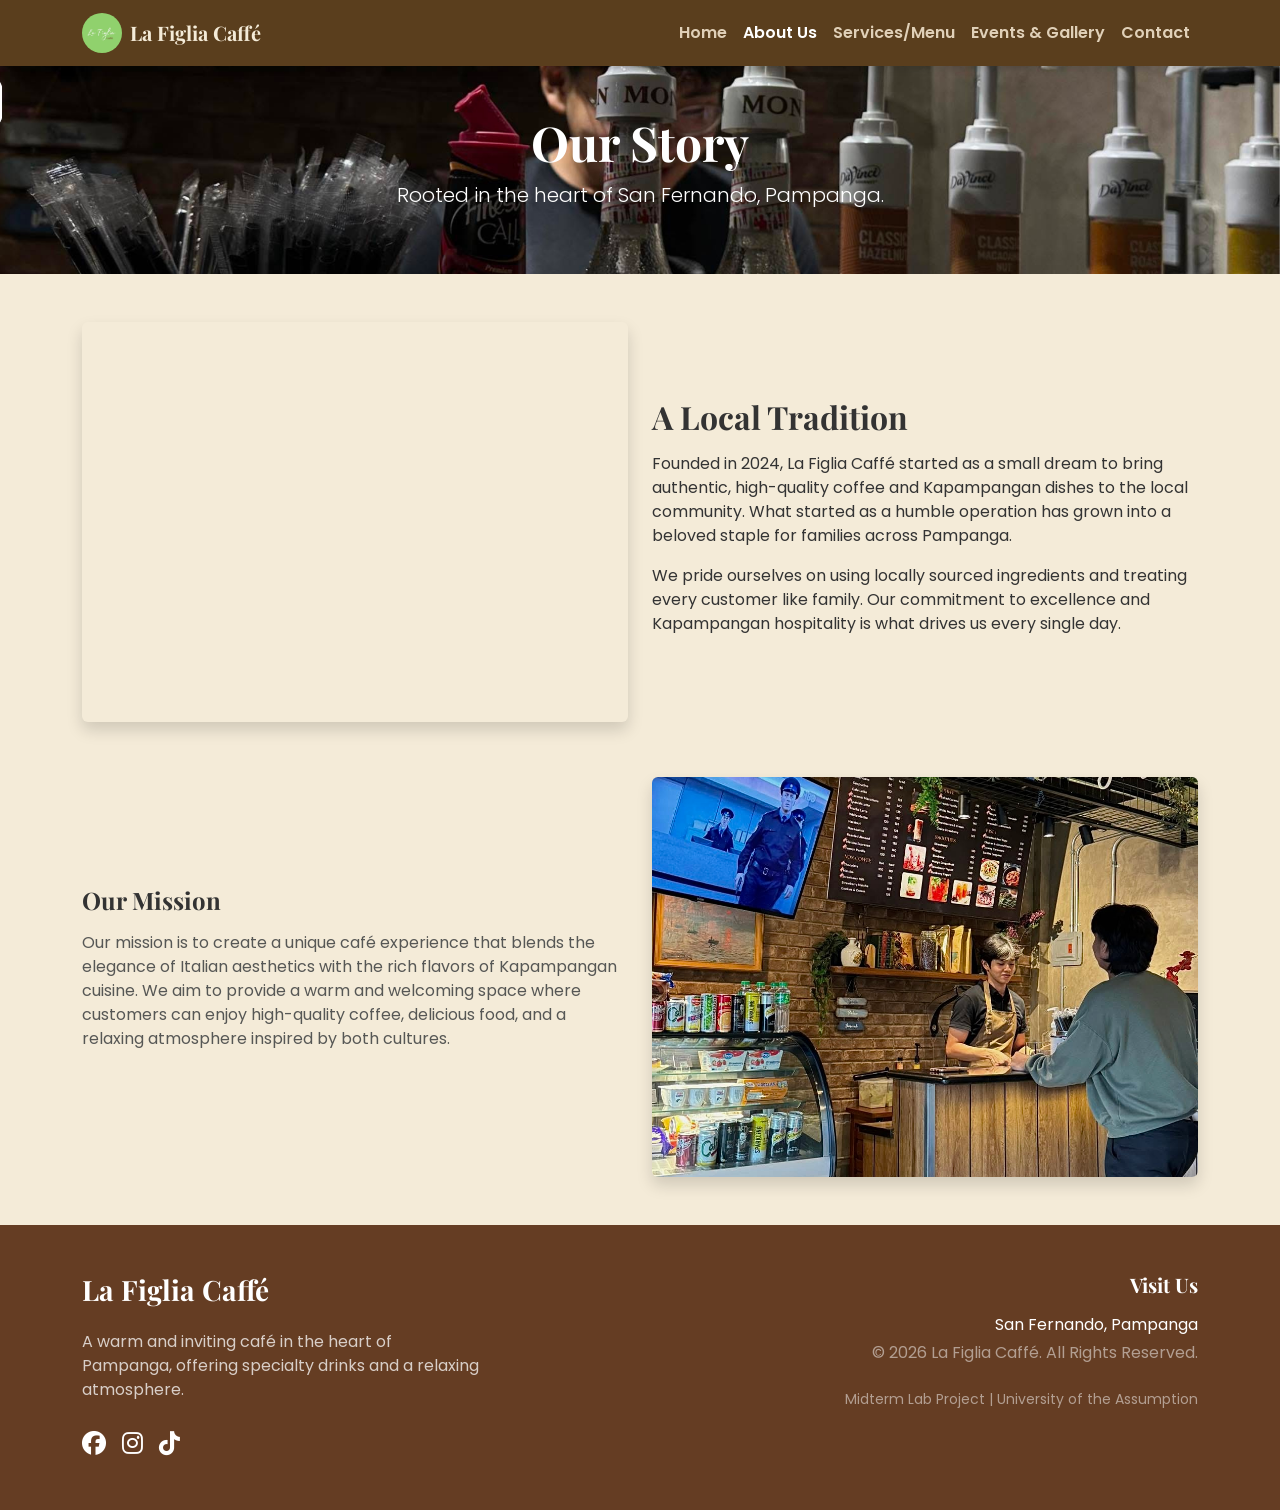
<file: about.html>
<!DOCTYPE html>

<html lang="en">

<head>

<link rel="stylesheet" href="https://cdnjs.cloudflare.com/ajax/libs/font-awesome/6.4.2/css/all.min.css">

<meta charset="UTF-8">

<meta name="viewport" content="width=device-width, initial-scale=1.0">

<title>About Us | La Figlia Caffé</title>

<link href="https://cdn.jsdelivr.net/npm/bootstrap@5.3.0/dist/css/bootstrap.min.css" rel="stylesheet">

<link rel="stylesheet" href="styles.css">

</head>

<body class></body>



<nav class="navbar navbar-expand-lg navbar-custom sticky-top">
<div class="container">

<a class="navbar-brand fw-bold" href="index.html" style="display: flex; align-items: center;"><img src="images/logo.jpg" alt="La Figlia Caffé Logo" style="height: 40px; width: 40px; border-radius: 50%; margin-right: 8px; object-fit: cover;"> La Figlia Caffé</a>

<button class="navbar-toggler" type="button" data-bs-toggle="collapse" data-bs-target="#navbarNav">

<span class="navbar-toggler-icon"></span>

</button>

<div class="collapse navbar-collapse justify-content-end" id="navbarNav">

<ul class="navbar-nav">

<li class="nav-item"><a class="nav-link" href="index.html">Home</a></li>

<li class="nav-item"><a class="nav-link active" href="about.html">About Us</a></li>

<li class="nav-item"><a class="nav-link" href="services.html">Services/Menu</a></li>

<li class="nav-item"><a class="nav-link" href="events.html">Events & Gallery</a></li>

<li class="nav-item"><a class="nav-link" href="contact.html">Contact</a></li>

</ul>

</div>

</div>

</nav>



<header class="text-white text-center py-5" style="background-image: url('images/headerpic.png'); background-size: cover; background-position: center; position: relative;">

<div style="position: absolute; top: 0; left: 0; width: 100%; height: 100%;"></div>

<div class="container" style="position: relative; z-index: 1;">

<h1 class="display-5 fw-bold">Our Story</h1>

<p class="lead">Rooted in the heart of San Fernando, Pampanga.</p>

</div>

</header>


    <section class="py-5">
        <div class="container">
            
            <div class="row align-items-center mb-5">
                <div class="col-md-6 mb-4 mb-md-0">
                    <video autoplay muted loop class="w-100 rounded shadow" style="height: 400px; object-fit: cover;">
                        <source src="images/VID.mp4" type="video/mp4">
                        Your browser does not support the video tag.
                    </video>
                </div>
                <div class="col-md-6">
                    <h2 class="fw-bold mb-3">A Local Tradition</h2>
                    <p>Founded in 2024, La Figlia Caffé started as a small dream to bring authentic, high-quality coffee and Kapampangan dishes to the local community. What started as a humble operation has grown into a beloved staple for families across Pampanga.</p>
                    <p>We pride ourselves on using locally sourced ingredients and treating every customer like family. Our commitment to excellence and Kapampangan hospitality is what drives us every single day.</p>
                </div>
            </div>

            <div class="row align-items-center">
                <div class="col-md-6 order-2 order-md-1">
                    <h4 class="fw-bold mb-3">Our Mission</h4>
                    <p class="text-muted">Our mission is to create a unique café experience that blends the elegance of Italian aesthetics with the rich flavors of Kapampangan cuisine. We aim to provide a warm and welcoming space where customers can enjoy high-quality coffee, delicious food, and a relaxing atmosphere inspired by both cultures.</p>
                </div>
             
                <div class="col-md-6 order-1 order-md-2 mb-4 mb-md-0 text-center">
                    <img src="images/cafe-interior.jpg" alt="Inside La Figlia Caffé" class="img-fluid rounded shadow w-100" style="height: 400px; object-fit: cover;">
                </div>
            </div>

        </div>
    </section>
    <footer class="footer-custom py-5 text-white">
    <div class="container">
        <div class="row gy-4">
            <div class="col-md-6">
                <h3 class="fw-bold mb-4">La Figlia Caffé</h3>
                <p class="opacity-75 mb-4" style="max-width: 400px;">A warm and inviting café in the heart of Pampanga, offering specialty drinks and a relaxing atmosphere.</p>
                <div class="d-flex gap-3">
                    <a href="https://web.facebook.com/profile.php?id=100064023850312" target="_blank" class="text-white fs-4"><i class="fab fa-facebook"></i></a>
                    <a href="https://www.instagram.com/lafigliacaffe?igsh=OGhwcjQxeGR0eXFm" target="_blank" class="text-white fs-4"><i class="fab fa-instagram"></i></a>
                    <a href="https://www.tiktok.com/@benseangwyn2512" target="_blank" class="text-white fs-4"><i class="fab fa-tiktok"></i></a>
                </div>
            </div>
            <div class="col-md-6 text-md-end">
                <h5 class="fw-bold mb-3">Visit Us</h5>
                <p class="mb-1">San Fernando, Pampanga</p>
                <p class="mb-4 text-white-50">© 2026 La Figlia Caffé. All Rights Reserved.</p>
                <p class="small text-white-50">Midterm Lab Project | University of the Assumption</p>
            </div>
        </div>
    </div>
</footer>

</div>

</div>

</footer>



<script src="https://cdn.jsdelivr.net/npm/bootstrap@5.3.0/dist/js/bootstrap.bundle.min.js"></script>

</body>

</html>
</file>
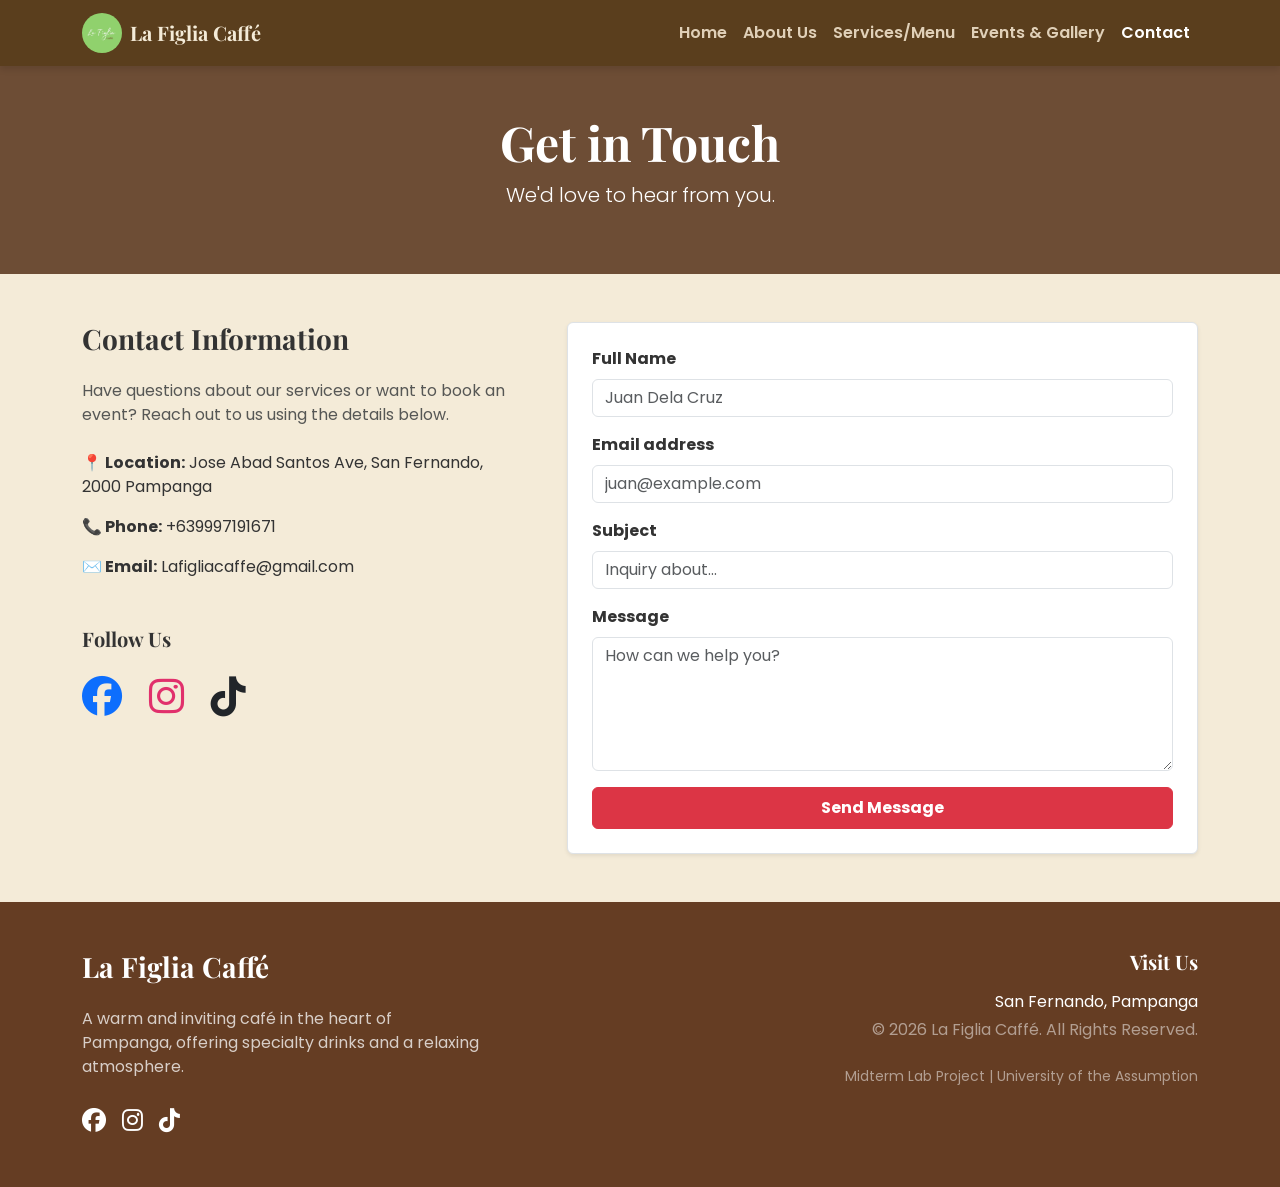
<file: contact.html>
<!DOCTYPE html>
<html lang="en">
<head>
    <link rel="stylesheet" href="https://cdnjs.cloudflare.com/ajax/libs/font-awesome/6.4.2/css/all.min.css">
    <meta charset="UTF-8">
    <meta name="viewport" content="width=device-width, initial-scale=1.0">
    <title>Contact Us | La Figlia Caffé</title>
    <link href="https://cdn.jsdelivr.net/npm/bootstrap@5.3.0/dist/css/bootstrap.min.css" rel="stylesheet">
    <link rel="stylesheet" href="styles.css">
</head>
<body>

    <nav class="navbar navbar-expand-lg navbar-custom sticky-top">
        <div class="container">
            <a class="navbar-brand fw-bold" href="index.html" style="display: flex; align-items: center;"><img src="images/logo.jpg" alt="La Figlia Caffé Logo" style="height: 40px; width: 40px; border-radius: 50%; margin-right: 8px; object-fit: cover;"> La Figlia Caffé</a>
            <button class="navbar-toggler" type="button" data-bs-toggle="collapse" data-bs-target="#navbarNav">
                <span class="navbar-toggler-icon"></span>
            </button>
            <div class="collapse navbar-collapse justify-content-end" id="navbarNav">
                <ul class="navbar-nav">
                    <li class="nav-item"><a class="nav-link" href="index.html">Home</a></li>
                    <li class="nav-item"><a class="nav-link" href="about.html">About Us</a></li>
                    <li class="nav-item"><a class="nav-link" href="services.html">Services/Menu</a></li>
                    <li class="nav-item"><a class="nav-link" href="events.html">Events & Gallery</a></li>
                    <li class="nav-item"><a class="nav-link active" href="contact.html">Contact</a></li>
                </ul>
            </div>
        </div>
    </nav>

<header class="bg-cafe-brown text-white text-center py-5">
        <div class="container">
            <h1 class="display-5 fw-bold">Get in Touch</h1>
            <p class="lead">We'd love to hear from you.</p>
        </div>
    </header>

    <section class="py-5">
        <div class="container">
            <div class="row g-5">
                
                <div class="col-md-5">
                    <h3 class="fw-bold mb-4">Contact Information</h3>
                    <p class="text-muted mb-4">Have questions about our services or want to book an event? Reach out to us using the details below.</p>
                    
                    <ul class="list-unstyled">
                        <li class="mb-3"><strong>📍 Location:</strong> Jose Abad Santos Ave, San Fernando, 2000 Pampanga</li>
                        <li class="mb-3"><strong>📞 Phone:</strong> +639997191671</li>
                        <li class="mb-3"><strong>✉️ Email:</strong> Lafigliacaffe@gmail.com</li>
                    </ul>

                    <h5 class="fw-bold mt-5 mb-3">Follow Us</h5>

                    <a href="https://web.facebook.com/profile.php?id=100064023850312" target="_blank" class="me-3 text-primary" style="font-size: 2.5rem; text-decoration: none;">
                        <i class="fa-brands fa-facebook"></i>
                    </a>

                    <a href="https://www.instagram.com/lafigliacaffe?igsh=OGhwcjQxeGR0eXFm" target="_blank" class="me-3" style="color: #E1306C; font-size: 2.5rem; text-decoration: none;">
                        <i class="fa-brands fa-instagram"></i>
                    </a>

                    <a href="https://www.tiktok.com/@benseangwyn2512" target="_blank" class="me-3 text-dark" style="font-size: 2.5rem; text-decoration: none;">
                        <i class="fa-brands fa-tiktok"></i>
                    </a>
                </div>

                <div class="col-md-7">
                    <form class="shadow-sm p-4 rounded bg-white border">
                        <div class="mb-3">
                            <label for="name" class="form-label fw-bold">Full Name</label>
                            <input type="text" class="form-control" id="name" placeholder="Juan Dela Cruz" required>
                        </div>
                        <div class="mb-3">
                            <label for="email" class="form-label fw-bold">Email address</label>
                            <input type="email" class="form-control" id="email" placeholder="juan@example.com" required>
                        </div>
                        <div class="mb-3">
                            <label for="subject" class="form-label fw-bold">Subject</label>
                            <input type="text" class="form-control" id="subject" placeholder="Inquiry about..." required>
                        </div>
                        <div class="mb-3">
                            <label for="message" class="form-label fw-bold">Message</label>
                            <textarea class="form-control" id="message" rows="5" placeholder="How can we help you?" required></textarea>
                        </div>
                        <button type="submit" class="btn btn-danger w-100 py-2 fw-bold">Send Message</button>
                    </form>
                </div>

            </div>
        </div>
    </section>

    
<footer class="footer-custom py-5 text-white">
        <div class="container">
            <div class="row gy-4">
                <div class="col-md-6">
                    <h3 class="fw-bold mb-4">La Figlia Caffé</h3>
                    <p class="opacity-75 mb-4" style="max-width: 400px;">A warm and inviting café in the heart of Pampanga, offering specialty drinks and a relaxing atmosphere.</p>
                    <div class="d-flex gap-3">
                        <a href="#" class="text-white fs-4"><i class="fab fa-facebook"></i></a>
                        <a href="#" class="text-white fs-4"><i class="fab fa-instagram"></i></a>
                        <a href="#" class="text-white fs-4"><i class="fab fa-tiktok"></i></a>
                    </div>
                </div>
                <div class="col-md-6 text-md-end">
                    <h5 class="fw-bold mb-3">Visit Us</h5>
                    <p class="mb-1">San Fernando, Pampanga</p>
                    <p class="mb-4 text-white-50">© 2026 La Figlia Caffé. All Rights Reserved.</p>
                    <p class="small text-white-50">Midterm Lab Project | University of the Assumption</p>
                </div>
            </div>
        </div>
    </footer>

    <script src="https://cdn.jsdelivr.net/npm/bootstrap@5.3.0/dist/js/bootstrap.bundle.min.js"></script>
</body>
</html>
</file>
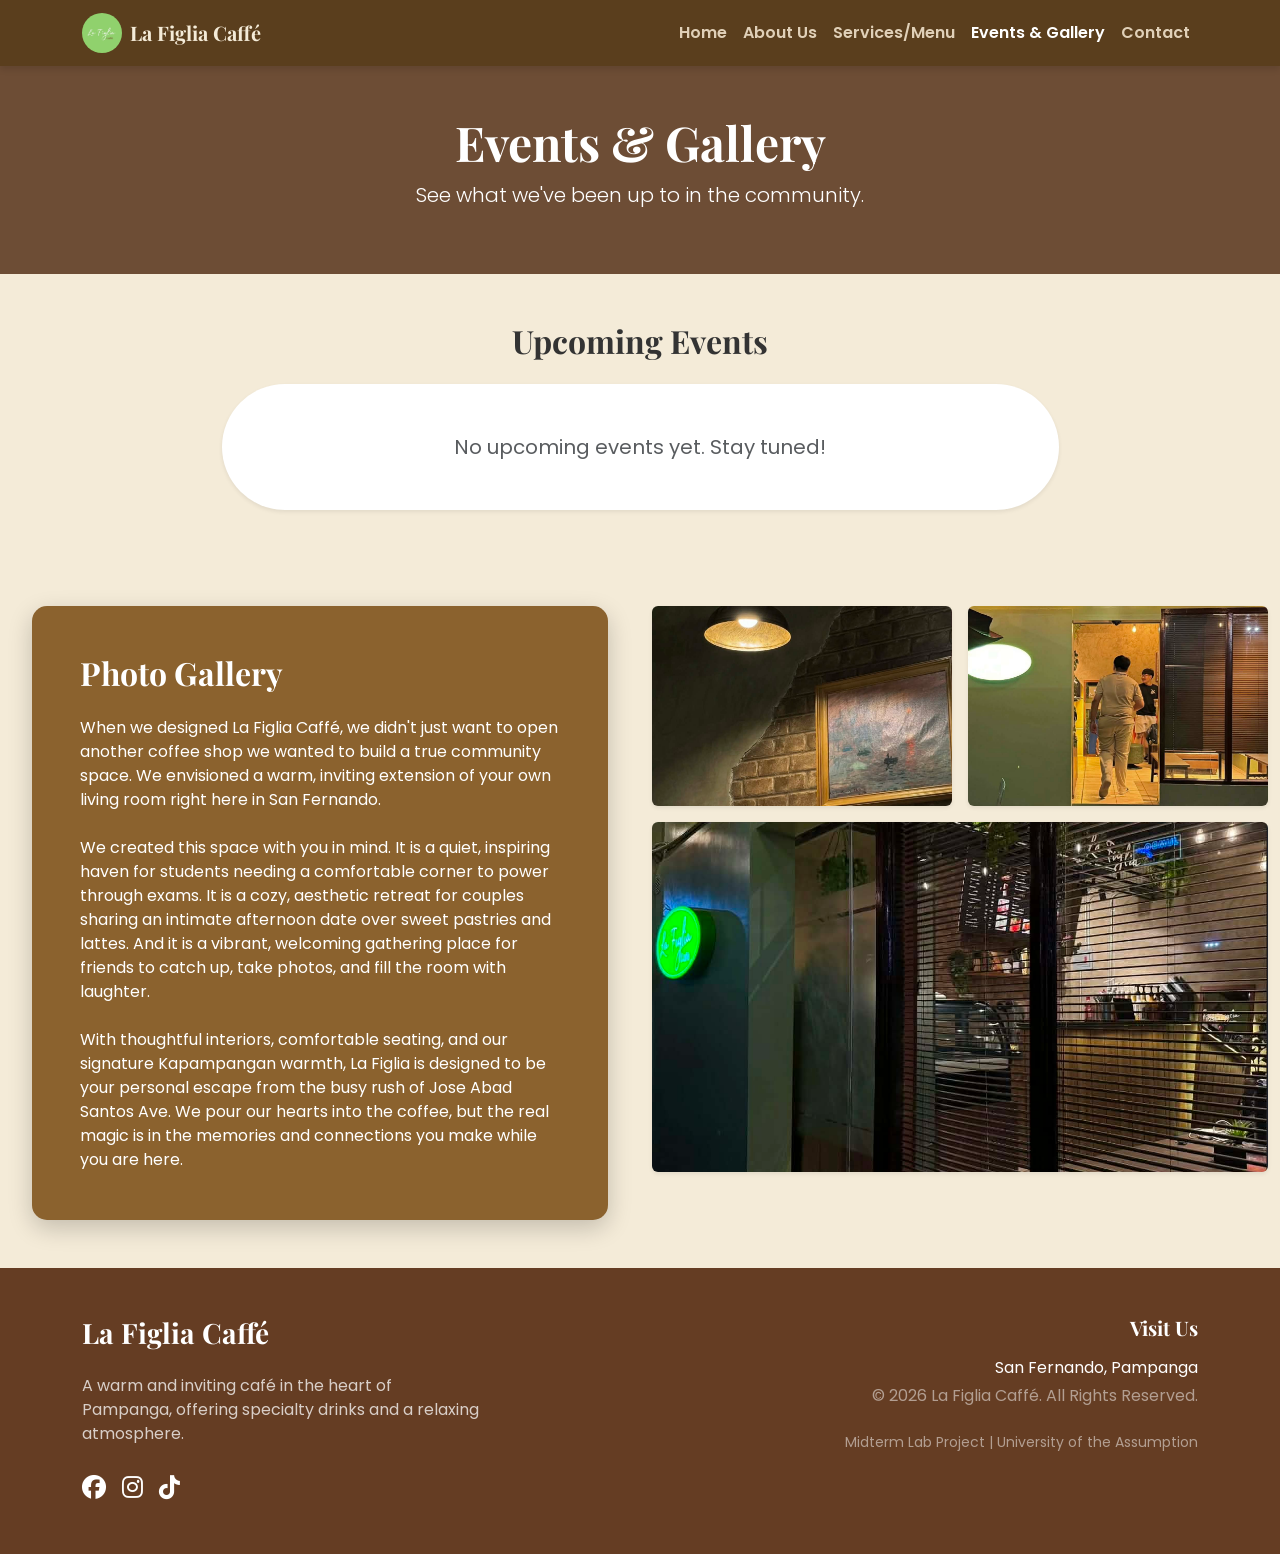
<file: events.html>
<!DOCTYPE html>
<html lang="en">
<head>
    <link rel="stylesheet" href="https://cdnjs.cloudflare.com/ajax/libs/font-awesome/6.4.2/css/all.min.css">
    <meta charset="UTF-8">
    <meta name="viewport" content="width=device-width, initial-scale=1.0">
    <title>Events & Gallery | La Figlia Caffé</title>
    <link href="https://cdn.jsdelivr.net/npm/bootstrap@5.3.0/dist/css/bootstrap.min.css" rel="stylesheet">
    <link rel="stylesheet" href="styles.css">
</head>
<body>

    <nav class="navbar navbar-expand-lg navbar-custom sticky-top">
        <div class="container">
            <a class="navbar-brand fw-bold" href="index.html" style="display: flex; align-items: center;"><img src="images/logo.jpg" alt="La Figlia Caffé Logo" style="height: 40px; width: 40px; border-radius: 50%; margin-right: 8px; object-fit: cover;"> La Figlia Caffé</a>
            <button class="navbar-toggler" type="button" data-bs-toggle="collapse" data-bs-target="#navbarNav">
                <span class="navbar-toggler-icon"></span>
            </button>
            <div class="collapse navbar-collapse justify-content-end" id="navbarNav">
                <ul class="navbar-nav">
                    <li class="nav-item"><a class="nav-link" href="index.html">Home</a></li>
                    <li class="nav-item"><a class="nav-link" href="about.html">About Us</a></li>
                    <li class="nav-item"><a class="nav-link" href="services.html">Services/Menu</a></li>
                    <li class="nav-item"><a class="nav-link active" href="events.html">Events & Gallery</a></li>
                    <li class="nav-item"><a class="nav-link" href="contact.html">Contact</a></li>
                </ul>
            </div>
        </div>
    </nav>

    <header class="bg-cafe-brown text-white text-center py-5">
        <div class="container">
            <h1 class="display-5 fw-bold">Events & Gallery</h1>
            <p class="lead">See what we've been up to in the community.</p>
        </div>
    </header>

    <section class="py-5" style="background-color: #f4ebd8;">
        <div class="container text-center">
            <h2 class="fw-bold mb-4">Upcoming Events</h2>
            <div class="p-5 bg-white shadow-sm rounded-pill w-75 mx-auto">
                <p class="mb-0 text-muted fs-5">No upcoming events yet. Stay tuned!</p>
            </div>
        </div>
    </section>
    

    <section class="py-5" style="background-color: #f4ebd8;">
        <div class="container-fluid">
            <div class="row align-items-start">
                <div class="col-lg-6 d-flex">
                    <div class="card w-100" style="background-color: #8b622e; color: white; border: none; border-radius: 15px; box-shadow: 0 8px 24px rgba(0,0,0,0.2); margin: 0 20px;">
                        <div class="card-body p-5">
                            <h2 class="fw-bold mb-4">Photo Gallery</h2>
                            <p class="mb-4">When we designed La Figlia Caffé, we didn't just want to open another coffee shop we wanted to build a true community space. We envisioned a warm, inviting extension of your own living room right here in San Fernando.</p>
                            <p class="mb-4">We created this space with you in mind. It is a quiet, inspiring haven for students needing a comfortable corner to power through exams. It is a cozy, aesthetic retreat for couples sharing an intimate afternoon date over sweet pastries and lattes. And it is a vibrant, welcoming gathering place for friends to catch up, take photos, and fill the room with laughter.</p>
                            <p class="mb-0">With thoughtful interiors, comfortable seating, and our signature Kapampangan warmth, La Figlia is designed to be your personal escape from the busy rush of Jose Abad Santos Ave. We pour our hearts into the coffee, but the real magic is in the memories and connections you make while you are here.</p>
                        </div>
                    </div>
                </div>

                <div class="col-lg-6">
                    <div class="row g-3">
                        <div class="col-sm-6">
                            <img src="images/contact-detail.jpeg" class="img rounded shadow-sm w-100" style="height: 200px; object-fit: cover;" alt="Gallery Image 1">
                        </div>
                        <div class="col-sm-6">
                            <img src="images/contact-out.jpeg" class="img-fluid rounded shadow-sm w-100" style="height: 200px; object-fit: cover;" alt="Gallery Image 2">
                        </div>
                        <div class="col-12">
                            <img src="images/contact-photo.jpeg" class="img-fluid rounded shadow-sm w-100" style="height: 350px; object-fit: cover;" alt="Gallery Image 3">
                        </div>
                    </div>
                </div>
            </div>
        </div>
    </section>

    <footer class="footer-custom py-5 text-white">
    <div class="container">
        <div class="row gy-4">
            <div class="col-md-6">
                <h3 class="fw-bold mb-4">La Figlia Caffé</h3>
                <p class="opacity-75 mb-4" style="max-width: 400px;">A warm and inviting café in the heart of Pampanga, offering specialty drinks and a relaxing atmosphere.</p>
                <div class="d-flex gap-3">
                    <a href="https://web.facebook.com/profile.php?id=100064023850312" target="_blank" class="text-white fs-4"><i class="fab fa-facebook"></i></a>
                    <a href="https://www.instagram.com/lafigliacaffe?igsh=OGhwcjQxeGR0eXFm" target="_blank" class="text-white fs-4"><i class="fab fa-instagram"></i></a>
                    <a href="https://www.tiktok.com/@benseangwyn2512" target="_blank" class="text-white fs-4"><i class="fab fa-tiktok"></i></a>
                </div>
            </div>
            <div class="col-md-6 text-md-end">
                <h5 class="fw-bold mb-3">Visit Us</h5>
                <p class="mb-1">San Fernando, Pampanga</p>
                <p class="mb-4 text-white-50">© 2026 La Figlia Caffé. All Rights Reserved.</p>
                <p class="small text-white-50">Midterm Lab Project | University of the Assumption</p>
            </div>
        </div>
    </div>
</footer>

    <script src="https://cdn.jsdelivr.net/npm/bootstrap@5.3.0/dist/js/bootstrap.bundle.min.js"></script>
</body>
</html>
</file>
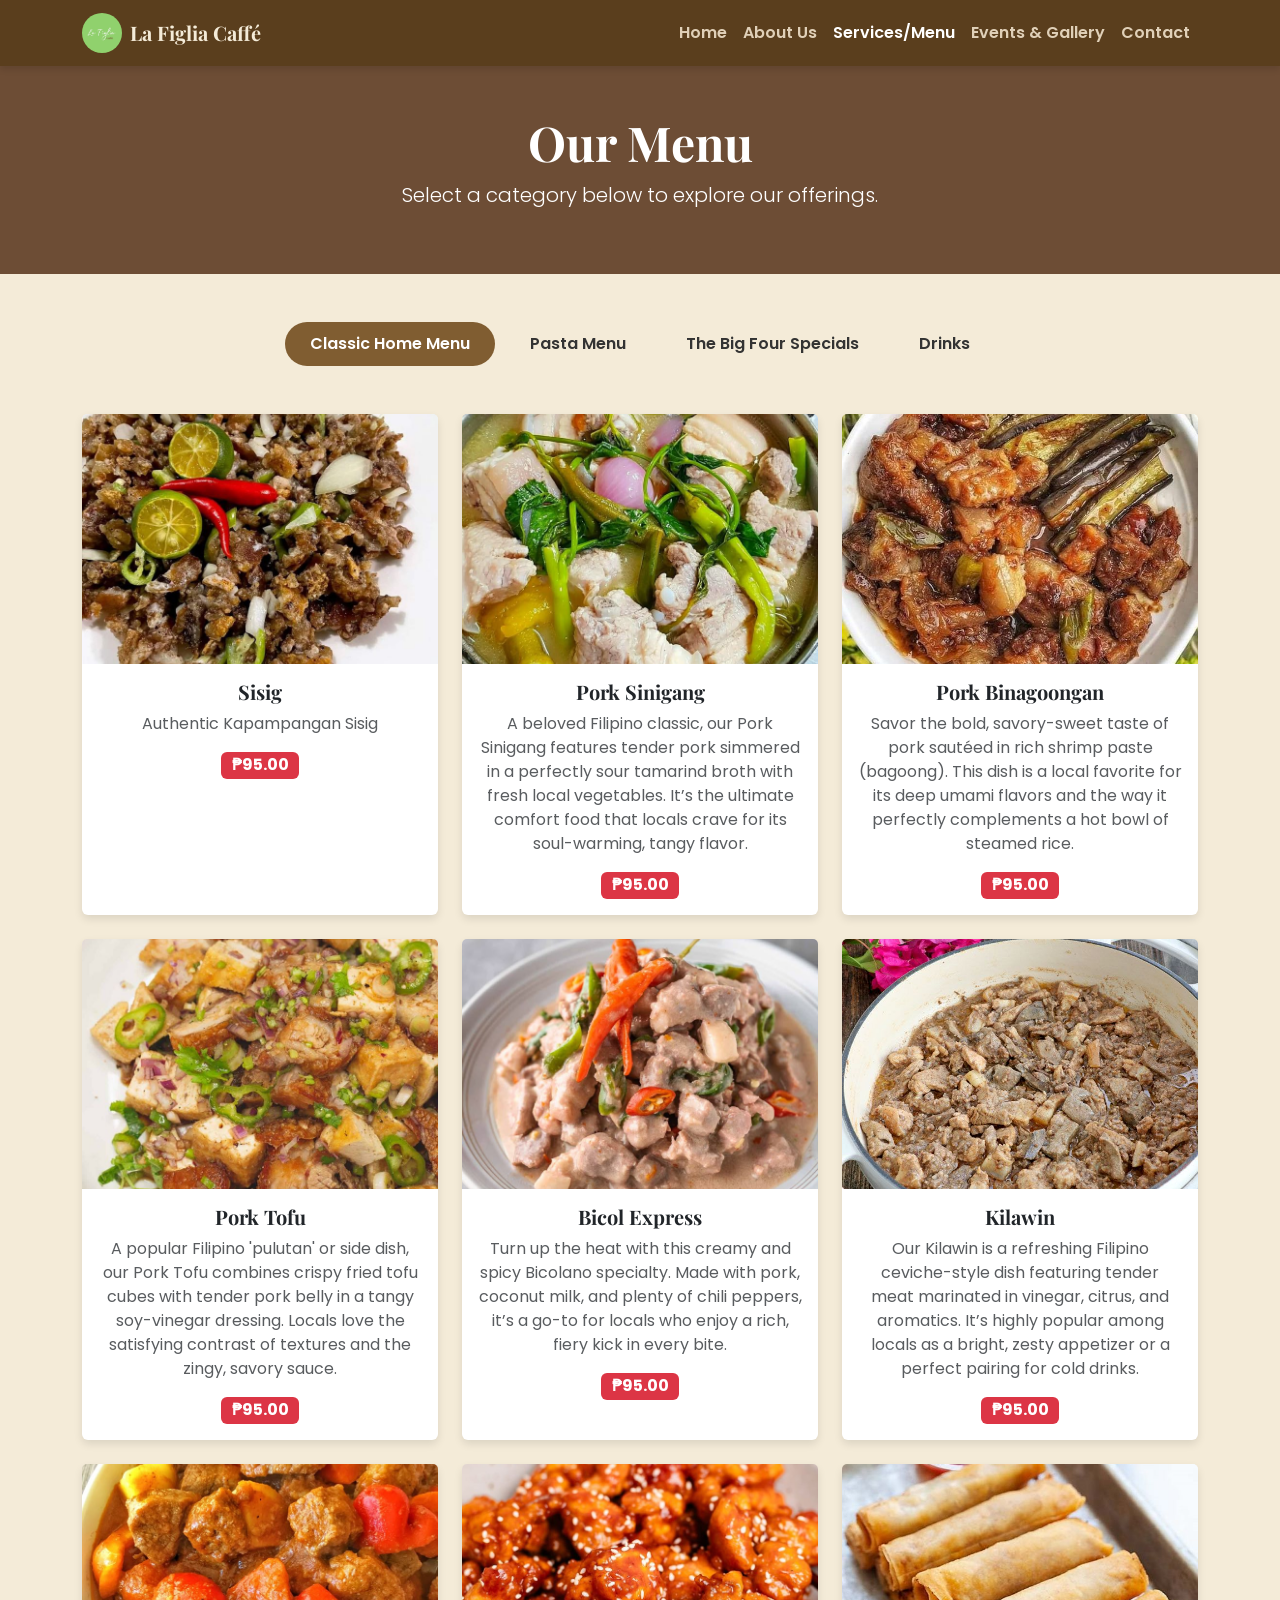
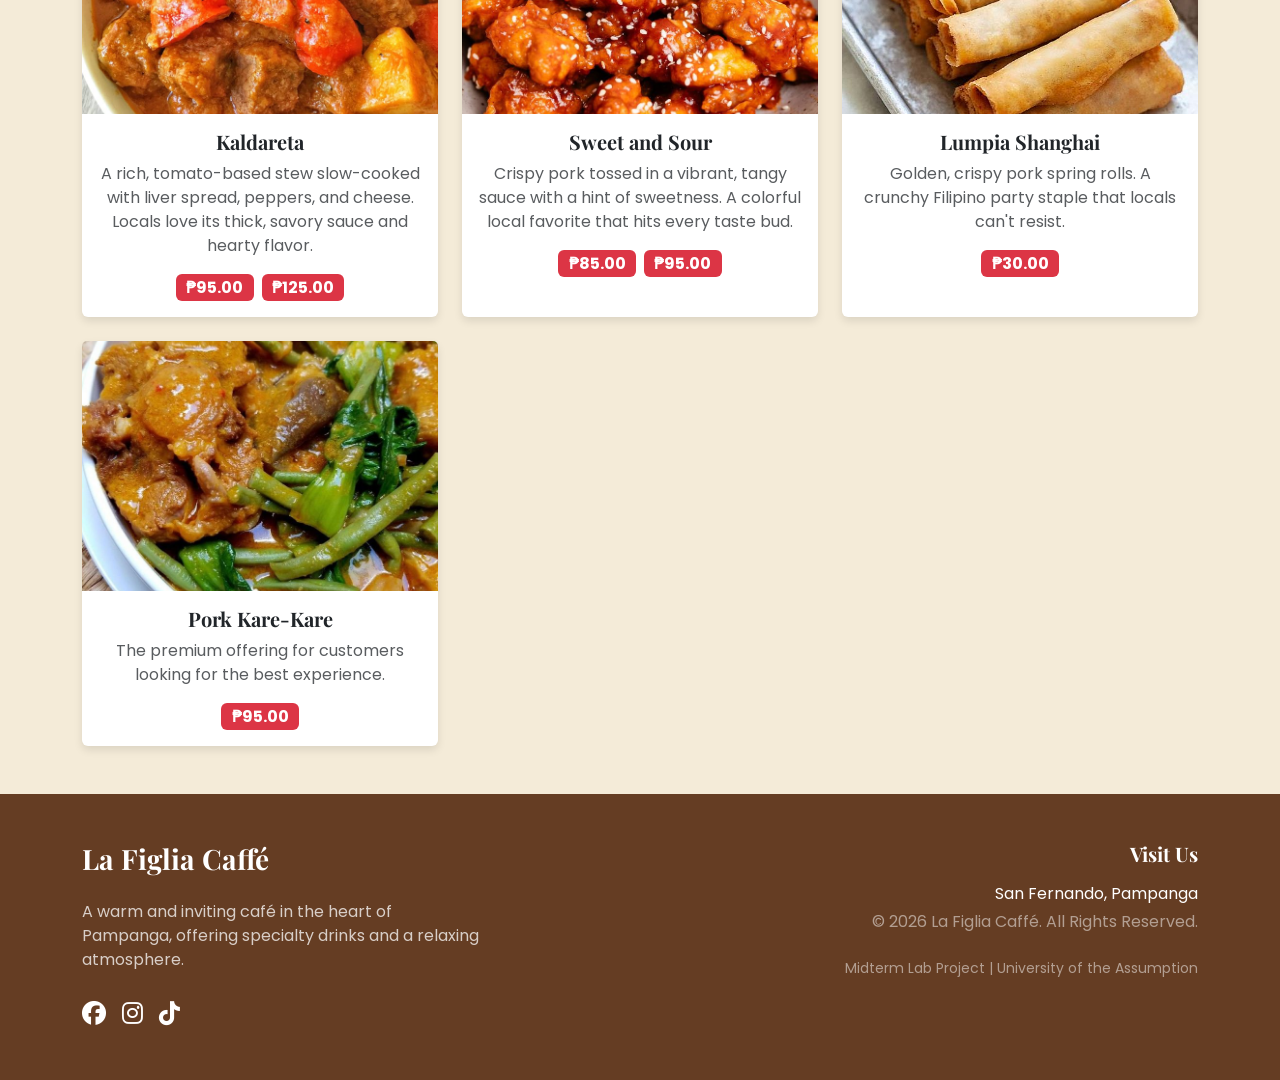
<file: services.html>
<!DOCTYPE html>
<html lang="en">
<head>
    <link rel="stylesheet" href="https://cdnjs.cloudflare.com/ajax/libs/font-awesome/6.4.2/css/all.min.css">
    <meta charset="UTF-8">
    <meta name="viewport" content="width=device-width, initial-scale=1.0">
    <title>Menu | La Figlia Caffé</title>
    <link href="https://cdn.jsdelivr.net/npm/bootstrap@5.3.0/dist/css/bootstrap.min.css" rel="stylesheet">
    <link rel="stylesheet" href="styles.css"> 
</head>
<body>

    <nav class="navbar navbar-expand-lg navbar-custom sticky-top">
        <div class="container">
            <a class="navbar-brand fw-bold" href="index.html" style="display: flex; align-items: center;"><img src="images/logo.jpg" alt="La Figlia Caffé Logo" style="height: 40px; width: 40px; border-radius: 50%; margin-right: 8px; object-fit: cover;"> La Figlia Caffé</a>
            <button class="navbar-toggler" type="button" data-bs-toggle="collapse" data-bs-target="#navbarNav">
                <span class="navbar-toggler-icon"></span>
            </button>
            <div class="collapse navbar-collapse justify-content-end" id="navbarNav">
                <ul class="navbar-nav">
                    <li class="nav-item"><a class="nav-link" href="index.html">Home</a></li>
                    <li class="nav-item"><a class="nav-link" href="about.html">About Us</a></li>
                    <li class="nav-item"><a class="nav-link active" href="services.html">Services/Menu</a></li>
                    <li class="nav-item"><a class="nav-link" href="events.html">Events & Gallery</a></li>
                    <li class="nav-item"><a class="nav-link" href="contact.html">Contact</a></li>
                </ul>
            </div>
        </div>
    </nav>

    <header class="bg-cafe-brown text-white text-center py-5">
        <div class="container">
            <h1 class="display-5 fw-bold">Our Menu</h1>
            <p class="lead">Select a category below to explore our offerings.</p>
        </div>
    </header>

    <section class="py-5">
        <div class="container">
            
            <ul class="nav nav-pills justify-content-center mb-5 custom-menu-tabs" id="menu-tabs" role="tablist">
                <li class="nav-item" role="presentation">
                    <button class="nav-link active" id="classic-tab" data-bs-toggle="pill" data-bs-target="#classic-menu" type="button" role="tab">Classic Home Menu</button>
                </li>
                <li class="nav-item" role="presentation">
                    <button class="nav-link" id="pasta-tab" data-bs-toggle="pill" data-bs-target="#pasta-menu" type="button" role="tab">Pasta Menu</button>
                </li>
                <li class="nav-item" role="presentation">
                    <button class="nav-link" id="specials-tab" data-bs-toggle="pill" data-bs-target="#specials-menu" type="button" role="tab">The Big Four Specials</button>
                </li>
                <li class="nav-item" role="presentation">
                    <button class="nav-link" id="drinks-tab" data-bs-toggle="pill" data-bs-target="#drinks-menu" type="button" role="tab">Drinks</button>
                </li>
            </ul>

            <div class="tab-content" id="menu-tabs-content">
                
                <div class="tab-pane fade show active" id="classic-menu" role="tabpanel">
                    <div class="row g-4">
                        <div class="col-md-4">
                            <div class="card custom-card h-100">
                                <img src="images/sisig.jpeg" class="card-img-top" style="height: 250px; object-fit: cover;" alt="Sisig">
                                <div class="card-body text-center">
                                    <h5 class="card-title fw-bold">Sisig</h5>
                                    <p class="card-text text-muted">Authentic Kapampangan Sisig</p>
                                    <span class="badge bg-danger fs-6">₱95.00</span>
                                </div>
                            </div>
                        </div>
                        <div class="col-md-4">
                            <div class="card custom-card h-100">
                                <img src="images/sinigang.jpeg" class="card-img-top" style="height: 250px; object-fit: cover;" alt="Pork Sinigang">
                                <div class="card-body text-center">
                                    <h5 class="card-title fw-bold">Pork Sinigang</h5>
                                    <p class="card-text text-muted">A beloved Filipino classic, our Pork Sinigang features tender pork simmered in a perfectly sour tamarind broth with fresh local vegetables. It’s the ultimate comfort food that locals crave for its soul-warming, tangy flavor.</p>
                                    <span class="badge bg-danger fs-6">₱95.00</span>
                                </div>
                            </div>
                        </div>
                        <div class="col-md-4">
                            <div class="card custom-card h-100">
                                <img src="images/binagoongan.jpeg" class="card-img-top" style="height: 250px; object-fit: cover;" alt="Pork Binagoongan">
                                <div class="card-body text-center">
                                    <h5 class="card-title fw-bold">Pork Binagoongan</h5>
                                    <p class="card-text text-muted">Savor the bold, savory-sweet taste of pork sautéed in rich shrimp paste (bagoong). This dish is a local favorite for its deep umami flavors and the way it perfectly complements a hot bowl of steamed rice.</p>
                                    <span class="badge bg-danger fs-6">₱95.00</span>
                                </div>
                            </div>
                        </div>
                        <div class="col-md-4">
                            <div class="card custom-card h-100">
                                <img src="images/tokwat.jpeg" class="card-img-top" style="height: 250px; object-fit: cover;" alt="Pork Tofu">
                                <div class="card-body text-center">
                                    <h5 class="card-title fw-bold">Pork Tofu</h5>
                                    <p class="card-text text-muted">A popular Filipino 'pulutan' or side dish, our Pork Tofu combines crispy fried tofu cubes with tender pork belly in a tangy soy-vinegar dressing. Locals love the satisfying contrast of textures and the zingy, savory sauce.</p>
                                    <span class="badge bg-danger fs-6">₱95.00</span>
                                </div>
                            </div>
                        </div>
                        <div class="col-md-4">
                            <div class="card custom-card h-100">
                                <img src="images/bicol.jpeg" class="card-img-top" style="height: 250px; object-fit: cover;" alt="Bicol Express">
                                <div class="card-body text-center">
                                    <h5 class="card-title fw-bold">Bicol Express</h5>
                                    <p class="card-text text-muted">Turn up the heat with this creamy and spicy Bicolano specialty. Made with pork, coconut milk, and plenty of chili peppers, it’s a go-to for locals who enjoy a rich, fiery kick in every bite.</p>
                                    <span class="badge bg-danger fs-6">₱95.00</span>
                                </div>
                            </div>
                        </div>
                        <div class="col-md-4">
                            <div class="card custom-card h-100">
                                <img src="images/kilawin.jpeg" class="card-img-top" style="height: 250px; object-fit: cover;" alt="Kilawin">
                                <div class="card-body text-center">
                                    <h5 class="card-title fw-bold">Kilawin</h5>
                                    <p class="card-text text-muted">Our Kilawin is a refreshing Filipino ceviche-style dish featuring tender meat marinated in vinegar, citrus, and aromatics. It’s highly popular among locals as a bright, zesty appetizer or a perfect pairing for cold drinks.</p>
                                    <span class="badge bg-danger fs-6">₱95.00</span>
                                </div>
                            </div>
                        </div>
                        <div class="col-md-4">
                            <div class="card custom-card h-100">
                                <img src="images/kaldereta.jpeg" class="card-img-top" style="height: 250px; object-fit: cover;" alt="Kaldareta">
                                <div class="card-body text-center">
                                    <h5 class="card-title fw-bold">Kaldareta</h5>
                                    <p class="card-text text-muted">A rich, tomato-based stew slow-cooked with liver spread, peppers, and cheese. Locals love its thick, savory sauce and hearty flavor.</p>
                                    <span class="badge bg-danger fs-6 me-1">₱95.00</span>
                                    <span class="badge bg-danger fs-6">₱125.00</span>
                                </div>
                            </div>
                        </div>
                        <div class="col-md-4">
                            <div class="card custom-card h-100">
                                <img src="images/sweetnsour.jpeg" class="card-img-top" style="height: 250px; object-fit: cover;" alt="Sweet and Sour">
                                <div class="card-body text-center">
                                    <h5 class="card-title fw-bold">Sweet and Sour</h5>
                                    <p class="card-text text-muted">Crispy pork tossed in a vibrant, tangy sauce with a hint of sweetness. A colorful local favorite that hits every taste bud.</p>
                                    <span class="badge bg-danger fs-6 me-1">₱85.00</span>
                                    <span class="badge bg-danger fs-6">₱95.00</span>
                                </div>
                            </div>
                        </div>
                        <div class="col-md-4">
                            <div class="card custom-card h-100">
                                <img src="images/lumpia.jpeg" class="card-img-top" style="height: 250px; object-fit: cover;" alt="Lumpia Shanghai">
                                <div class="card-body text-center">
                                    <h5 class="card-title fw-bold">Lumpia Shanghai</h5>
                                    <p class="card-text text-muted">Golden, crispy pork spring rolls. A crunchy Filipino party staple that locals can't resist.</p>
                                    <span class="badge bg-danger fs-6">₱30.00</span>
                                </div>
                            </div>
                        </div>
                        <div class="col-md-4">
                            <div class="card custom-card h-100">
                                <img src="images/karekare.jpeg" class="card-img-top" style="height: 250px; object-fit: cover;" alt="Pork Kare-Kare">
                                <div class="card-body text-center">
                                    <h5 class="card-title fw-bold">Pork Kare-Kare</h5>
                                    <p class="card-text text-muted">The premium offering for customers looking for the best experience.</p>
                                    <span class="badge bg-danger fs-6">₱95.00</span>
                                </div>
                            </div>
                        </div>
                    </div>
                </div>

                <div class="tab-pane fade" id="pasta-menu" role="tabpanel">
                    <div class="row g-4">
                        <div class="col-md-4">
                            <div class="card custom-card h-100">
                                <img src="images/carbo.jpeg" class="card-img-top" style="height: 250px; object-fit: cover;" alt="Carbonara">
                                <div class="card-body text-center">
                                    <h5 class="card-title fw-bold">Creamy Carbonara</h5>
                                    <p class="card-text text-muted">Pasta with hickory smoked bacon and luscious sauce made from thick cream, cheese and spices.</p>
                                    <span class="badge bg-danger fs-6">₱170.00</span>
                                </div>
                            </div>
                        </div>
                        <div class="col-md-4">
                            <div class="card custom-card h-100">
                                <img src="images/spicy.jpeg" class="card-img-top" style="height: 250px; object-fit: cover;" alt="Spicy Peanut">
                                <div class="card-body text-center">
                                    <h5 class="card-title fw-bold">Spicy Peanut Noodles</h5>
                                    <p class="card-text text-muted">Creamy, spicy peanut sauce tossed with noodles and bacon bits - sweet, savory and bold in every bite.</p>
                                    <span class="badge bg-danger fs-6">₱170.00</span>
                                </div>
                            </div>
                        </div>
                        <div class="col-md-4">
                            <div class="card custom-card h-100">
                                <img src="images/beef.jpeg" class="card-img-top" style="height: 250px; object-fit: cover;" alt="Beef Ragu">
                                <div class="card-body text-center">
                                    <h5 class="card-title fw-bold">Shredded Beef Ragu</h5>
                                    <p class="card-text text-muted">Slow-cooked, tender beef in a savory tomato sauce, herbs and cheese.</p>
                                    <span class="badge bg-danger fs-6">₱170.00</span>
                                </div>
                            </div>
                        </div>
                        <div class="col-md-4">
                            <div class="card custom-card h-100">
                                <img src="images/cajun.jpeg" class="card-img-top" style="height: 250px; object-fit: cover;" alt="Cajun">
                                <div class="card-body text-center">
                                    <h5 class="card-title fw-bold">Cajun Seafood</h5>
                                    <p class="card-text text-muted">A luscious, creamy Cajun pasta tossed with succulent shrimp and infused with rich flavors.</p>
                                    <span class="badge bg-danger fs-6">₱180.00</span>
                                </div>
                            </div>
                        </div>
                        <div class="col-md-4">
                            <div class="card custom-card h-100">
                                <img src="images/sausage.jpeg" class="card-img-top" style="height: 250px; object-fit: cover;" alt="Sausage">
                                <div class="card-body text-center">
                                    <h5 class="card-title fw-bold">Sausage & Pepper</h5>
                                    <p class="card-text text-muted">Sliced Italian sausage sauteed with bell peppers and onions, tossed with pasta in a rich tomato sauce.</p>
                                    <span class="badge bg-danger fs-6">₱170.00</span> 
                                </div>
                            </div>
                        </div>
                        <div class="col-md-4">
                            <div class="card custom-card h-100">
                                <img src="images/almond.jpeg" class="card-img-top" style="height: 250px; object-fit: cover;" alt="Almond Pesto">
                                <div class="card-body text-center">
                                    <h5 class="card-title fw-bold">Chicken Almond Pesto</h5>
                                    <p class="card-text text-muted">Chicken cooked in olive oil and pesto sauce, tossed with nutty almond flakes.</p>
                                    <span class="badge bg-danger fs-6">₱180.00</span>
                                </div>
                            </div>
                        </div>
                    </div>
                </div>

                <div class="tab-pane fade" id="specials-menu" role="tabpanel">
                    <div class="row g-4">
                        <div class="col-md-3">
                            <div class="card custom-card h-100">
                                <img src="images/passion.jpg" class="card-img-top" style="height: 250px; object-fit: cover;" alt="Passion Fruit">
                                <div class="card-body text-center">
                                    <h5 class="card-title fw-bold">PASSION FRUIT TEA</h5>
                                    <p class="card-text text-muted">A stimulating beverage made with brewed tea mixed with passion fruit juice. Sweet and tangy.</p>
                                    <span class="badge bg-danger fs-6">₱100.00</span>
                                </div>
                            </div>
                        </div>
                        <div class="col-md-3">
                            <div class="card custom-card h-100">
                                <img src="images/mango.jpg" class="card-img-top" style="height: 250px; object-fit: cover;" alt="Mango Dragonfruit">
                                <div class="card-body text-center">
                                    <h5 class="card-title fw-bold">MANGO DRAGONFRUIT</h5>
                                    <p class="card-text text-muted">A colorful blend of mango juice, dragonfruit, and lemonade served over ice.</p>
                                    <span class="badge bg-danger fs-6">₱100.00</span>
                                </div>
                            </div>
                        </div>
                        <div class="col-md-3">
                            <div class="card custom-card h-100">
                                <img src="images/3drink.jpg" class="card-img-top" style="height: 250px; object-fit: cover;" alt="Grapefruit">
                                <div class="card-body text-center">
                                    <h5 class="card-title fw-bold">GRAPEFRUIT GRENADINE</h5>
                                    <p class="card-text text-muted">Tart grapefruit meets sweet grenadine with a refreshing coconut water base.</p>
                                    <span class="badge bg-danger fs-6">₱100.00</span>
                                </div>
                            </div>
                        </div>
                        <div class="col-md-3">
                            <div class="card custom-card h-100">
                                <img src="images/kiwi.jpg" class="card-img-top" style="height: 250px; object-fit: cover;" alt="Kiwi Lemonade">
                                <div class="card-body text-center">
                                    <h5 class="card-title fw-bold">KIWI LEMONADE</h5>
                                    <p class="card-text text-muted">Fresh lemon juice and sparkling water with pureed kiwi. Perfect balance of sweet and sour.</p>
                                    <span class="badge bg-danger fs-6">₱100.00</span>
                                </div>
                            </div>
                        </div>
                    </div>
                </div>

                <div class="tab-pane fade" id="drinks-menu" role="tabpanel">
                    <div class="row g-5">
                        <div class="col-lg-4 col-md-6">
                            <div class="menu-category mb-4">
                                <h3 class="fw-bold border-bottom pb-2 mb-3">Frappe</h3>
                                <div class="d-flex justify-content-between mb-2"><span>Salted Caramel</span><span class="text-danger fw-bold">₱150.00</span></div>
                                <div class="d-flex justify-content-between mb-2"><span>French Vanilla</span><span class="text-danger fw-bold">₱150.00</span></div>
                                <div class="d-flex justify-content-between mb-2"><span>Ube Creme</span><span class="text-danger fw-bold">₱150.00</span></div>
                                <div class="d-flex justify-content-between mb-2"><span>Java Chips</span><span class="text-danger fw-bold">₱150.00</span></div>
                                <div class="d-flex justify-content-between mb-2"><span>Cookies & Cream</span><span class="text-danger fw-bold">₱150.00</span></div>
                                <div class="d-flex justify-content-between mb-2"><span>Strawberries & Cream</span><span class="text-danger fw-bold">₱150.00</span></div>
                            </div>
                            <div class="menu-category">
                                <h3 class="fw-bold border-bottom pb-2 mb-3">Espresso</h3>
                                <div class="d-flex justify-content-between mb-2"><span>Americano (hot/iced)</span><span class="text-danger fw-bold">₱90/100</span></div>
                                <div class="d-flex justify-content-between mb-2"><span>Cafe Latte</span><span class="text-danger fw-bold">₱120/130</span></div>
                                <div class="d-flex justify-content-between mb-2"><span>Cappuccino</span><span class="text-danger fw-bold">₱120.00</span></div>
                                <div class="d-flex justify-content-between mb-2"><span>Spanish Latte</span><span class="text-danger fw-bold">₱125/140</span></div>
                                <div class="d-flex justify-content-between mb-2"><span>Caramel Macchiato</span><span class="text-danger fw-bold">₱130/145</span></div>
                                <div class="d-flex justify-content-between mb-2"><span>Mocha Latte</span><span class="text-danger fw-bold">₱125/140</span></div>
                                <div class="d-flex justify-content-between mb-2"><span>Hazelnut / Macadamia</span><span class="text-danger fw-bold">₱125/140</span></div>
                                <div class="d-flex justify-content-between mb-2"><span>Matcha Espresso</span><span class="text-danger fw-bold">₱130/140</span></div>
                            </div>
                        </div>

                        <div class="col-lg-4 col-md-6">
                            <div class="menu-category mb-4">
                                <h3 class="fw-bold border-bottom pb-2 mb-3">Refreshers</h3>
                                <div class="d-flex justify-content-between mb-2"><span>Passion Fruit Tea</span><span class="text-danger fw-bold">₱105</span></div>
                                <div class="d-flex justify-content-between mb-2"><span>Mango Dragon Lemonade</span><span class="text-danger fw-bold">₱100</span></div>
                                <div class="d-flex justify-content-between mb-2"><span>Kiwi Delight</span><span class="text-danger fw-bold">₱100</span></div>
                                <div class="d-flex justify-content-between mb-2"><span>Pink Lemonade</span><span class="text-danger fw-bold">₱100</span></div>
                            </div>
                            <div class="menu-category mb-4">
                                <h3 class="fw-bold border-bottom pb-2 mb-3">Non-Espresso</h3>
                                <div class="d-flex justify-content-between mb-2"><span>Chocolate</span><span class="text-danger fw-bold">₱105/120</span></div>
                                <div class="d-flex justify-content-between mb-2"><span>Matcha</span><span class="text-danger fw-bold">₱125/140</span></div>
                                <div class="d-flex justify-content-between mb-2"><span>Strawberry Latte</span><span class="text-danger fw-bold">₱140.00</span></div>
                                <div class="d-flex justify-content-between mb-2"><span>Strawberry Matcha</span><span class="text-danger fw-bold">₱145.00</span></div>
                            </div>
                            <div class="menu-category">
                                <h3 class="fw-bold border-bottom pb-2 mb-3">Smoothies</h3>
                                <div class="d-flex justify-content-between mb-2"><span>Strawberry / Mango</span><span class="text-danger fw-bold">₱130.00</span></div>
                                <div class="d-flex justify-content-between mb-2"><span>Blueberry</span><span class="text-danger fw-bold">₱130.00</span></div>
                                <div class="d-flex justify-content-between mb-2"><span>Yogurt (Str/Blu)</span><span class="text-danger fw-bold">₱140.00</span></div>
                            </div>
                        </div>

                        <div class="col-lg-4 col-md-12 d-flex flex-column align-items-center justify-content-center text-center">
                            <img src="images/coffee.png" alt="Coffee" class="img-fluid mb-4" style="max-width: 180px; transform: rotate(-5deg); filter: drop-shadow(5px 5px 15px rgba(0,0,0,0.1));">
                            <img src="images/coffee1.png" alt="Coffee 1" class="img-fluid" style="max-width: 180px; transform: rotate(5deg); filter: drop-shadow(5px 5px 15px rgba(0,0,0,0.1));">
                            <p class="text-muted mt-3 italic">Perfectly brewed cold coffee.</p>
                        </div>
                    </div>
                </div>

            </div>
        </div>
    </section>
    
 <footer class="footer-custom py-5 text-white">
    <div class="container">
        <div class="row gy-4">
            <div class="col-md-6">
                <h3 class="fw-bold mb-4">La Figlia Caffé</h3>
                <p class="opacity-75 mb-4" style="max-width: 400px;">A warm and inviting café in the heart of Pampanga, offering specialty drinks and a relaxing atmosphere.</p>
                <div class="d-flex gap-3">
                    <a href="https://web.facebook.com/profile.php?id=100064023850312" target="_blank" class="text-white fs-4"><i class="fab fa-facebook"></i></a>
                    <a href="https://www.instagram.com/lafigliacaffe?igsh=OGhwcjQxeGR0eXFm" target="_blank" class="text-white fs-4"><i class="fab fa-instagram"></i></a>
                    <a href="https://www.tiktok.com/@benseangwyn2512" target="_blank" class="text-white fs-4"><i class="fab fa-tiktok"></i></a>
                </div>
            </div>
            <div class="col-md-6 text-md-end">
                <h5 class="fw-bold mb-3">Visit Us</h5>
                <p class="mb-1">San Fernando, Pampanga</p>
                <p class="mb-4 text-white-50">© 2026 La Figlia Caffé. All Rights Reserved.</p>
                <p class="small text-white-50">Midterm Lab Project | University of the Assumption</p>
            </div>
        </div>
    </div>
</footer>

    <script src="https://cdn.jsdelivr.net/npm/bootstrap@5.3.0/dist/js/bootstrap.bundle.min.js"></script>
</body>
</html>
</file>
<file: styles.css>
@import url('https://fonts.googleapis.com/css2?family=Playfair+Display:wght@600;700&family=Poppins:wght@300;400;600;700&display=swap');

/* Overall Website Background */
body {
    font-family: 'Poppins', sans-serif;
    color: #333;
    background-color: #f4ebd8; /* Soft cream brown */
}

/* Typography */
h1, h2, h3, h4, h5, h6, .navbar-brand {
    font-family: 'Playfair Display', serif;
}

/* Navbar Styles */
.navbar-custom {
    background-color: #5a3e1d; /* Rich coffee brown */
    box-shadow: 0 4px 6px rgba(0,0,0,0.1);
}
.navbar-custom .navbar-brand {
    color: #f4ebd8 !important;
}
.navbar-custom .navbar-brand:hover {
    color: #ffffff !important;
}
.navbar-custom .nav-link {
    font-weight: 600;
    color: #e0d0b8 !important;
    transition: color 0.3s ease;
}
.navbar-custom .nav-link:hover,
.navbar-custom .nav-link.active {
    color: #ffffff !important;
}

/* Hero Section */
.hero-section {
    height: 60vh;
    min-height: 400px;
    overflow: hidden;
    background-size: cover;
    display: flex;
    align-items: center;
    text-align: left;
    color: #ffffff;
}

.hero-content {
    text-shadow: 2px 2px 4px rgba(0, 0, 0, 0.3);
}

.hero-content h1 {
    font-weight: 700;
    font-size: 3.5rem;
    animation: fadeIn 1.5s ease-in-out;
}

@keyframes fadeIn {
    from { opacity: 0; transform: translateY(20px); }
    to { opacity: 1; transform: translateY(0); }
}

/* Cards & Testimonials */
.testimonial-card-style {
    border-radius: 10px;
    overflow: hidden;
    transition: transform 0.3s ease;
}
.testimonial-card-style:hover {
    transform: translateY(-5px);
}
.testimonial-img {
    width: 100%;
    height: 180px;
    object-fit: cover;
}

.custom-card {
    transition: transform 0.3s ease, box-shadow 0.3s ease;
    border: none;
    box-shadow: 0 4px 8px rgba(0,0,0,0.1);
}
.custom-card:hover {
    transform: translateY(-10px);
    box-shadow: 0 12px 20px rgba(0,0,0,0.15);
}

/* Menu Page Styles */
.custom-menu-tabs .nav-link {
    color: #333;
    font-weight: 600;
    margin: 0 5px;
    border-radius: 50px;
    padding: 10px 25px;
    transition: all 0.3s ease;
}
.custom-menu-tabs .nav-link.active {
    background-color: #805d31;
    color: white;
}

/* FAQ Accordion Styling - FIXED & CLEANED */
.accordion-item {
    background-color: transparent !important;
    border: none !important;
    margin-bottom: 10px;
}

.accordion-button {
    background-color: #432e15 !important; /* Cream when closed */
    color: #ddb789 !important; /* Brown text */
    font-weight: bold;
    border: 1px solid #432e15 !important;
    border-radius: 5px !important;
}

/* When the FAQ is OPEN */
.accordion-button:not(.collapsed) {
    background-color: #f4ebd8 !important; /* Brown when open */
    color: #80602d !important; /* White text */
    box-shadow: none !important;
}

/* Removes the blue/white highlight on mobile tap */
.accordion-button:focus {
    box-shadow: none !important;
    outline: none !important;
}

/* Changes the little arrow color to white when open */
.accordion-button:not(.collapsed)::after {
    filter: brightness(0) invert(1);
}

.accordion-body {
    padding: 20px;
    background-color: rgba(255, 255, 255, 0.05);
    border-radius: 0 0 5px 5px;
}

/* Footer */
.footer-custom {
    background-color: #653d23;
    color: #ddd;
    padding: 40px 0 20px;
}

/* Helper Classes */
.bg-cafe-brown { background-color: #6d4d35; }

/* Responsive Media Query */
/* Mobile Optimization */
@media (max-width: 768px) {
    /* Shrinks the "Welcome to La Figlia Caffé" text */
    .hero-content h1 {
        font-size: 2rem !important; /* Smaller size for mobile */
        line-height: 1.2;
    }

    /* Shrinks the sub-text below the title */
    .hero-content p.lead {
        font-size: 1rem !important;
        margin-top: 10px;
    }

    /* Adjusts the button size so it fits better */
    .hero-content .btn-lg {
        padding: 10px 30px !important;
        font-size: 0.9rem !important;
    }
}

/* New class for the subtle grid background pattern */
.grid-pattern-overlay {
    /* Use 'linear-gradient' to overlay the color and the image at the same time */
    background: 
        linear-gradient(rgba(108, 82, 51, 0.9), rgba(108, 82, 51, 0.9)), 
        url('images/grid-bg.png');
    
    background-repeat: repeat;
    background-size: 100px; /* Adjust this to make the grid squares bigger or smaller */
}
</file>
